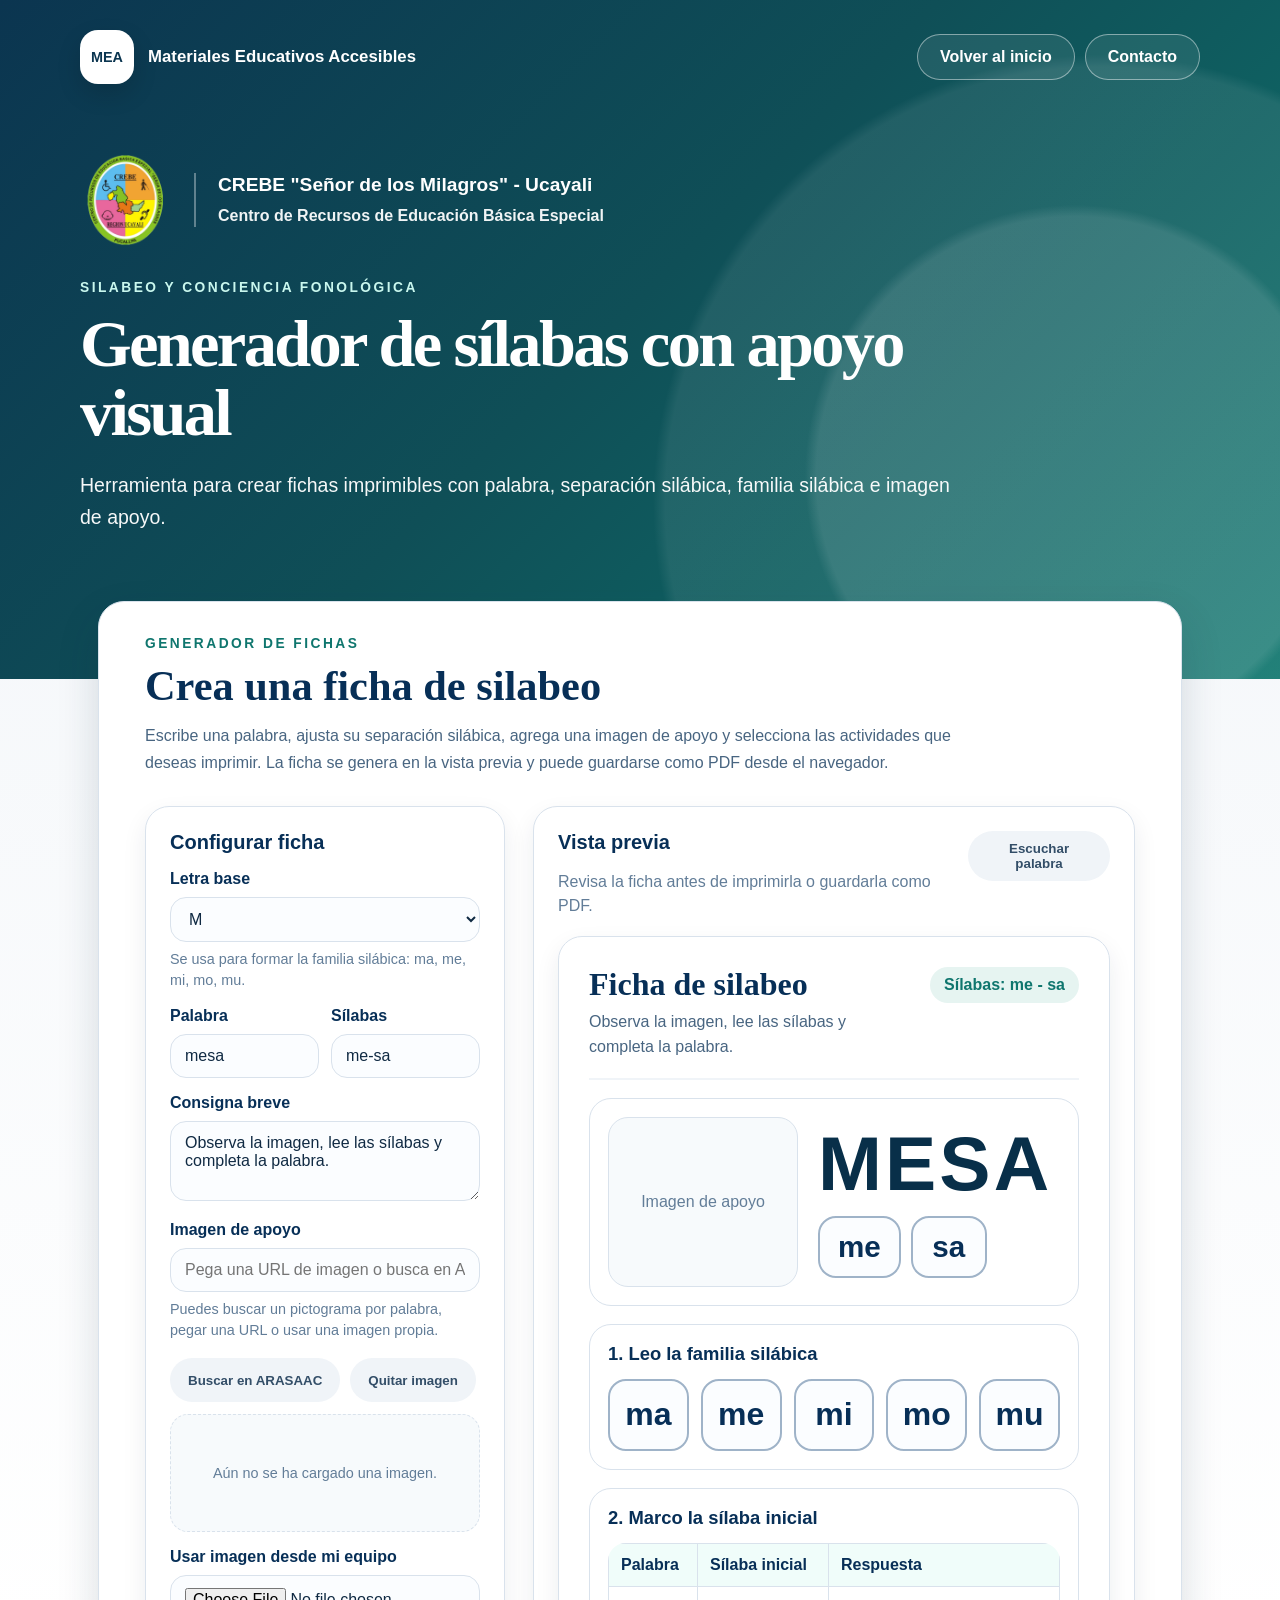
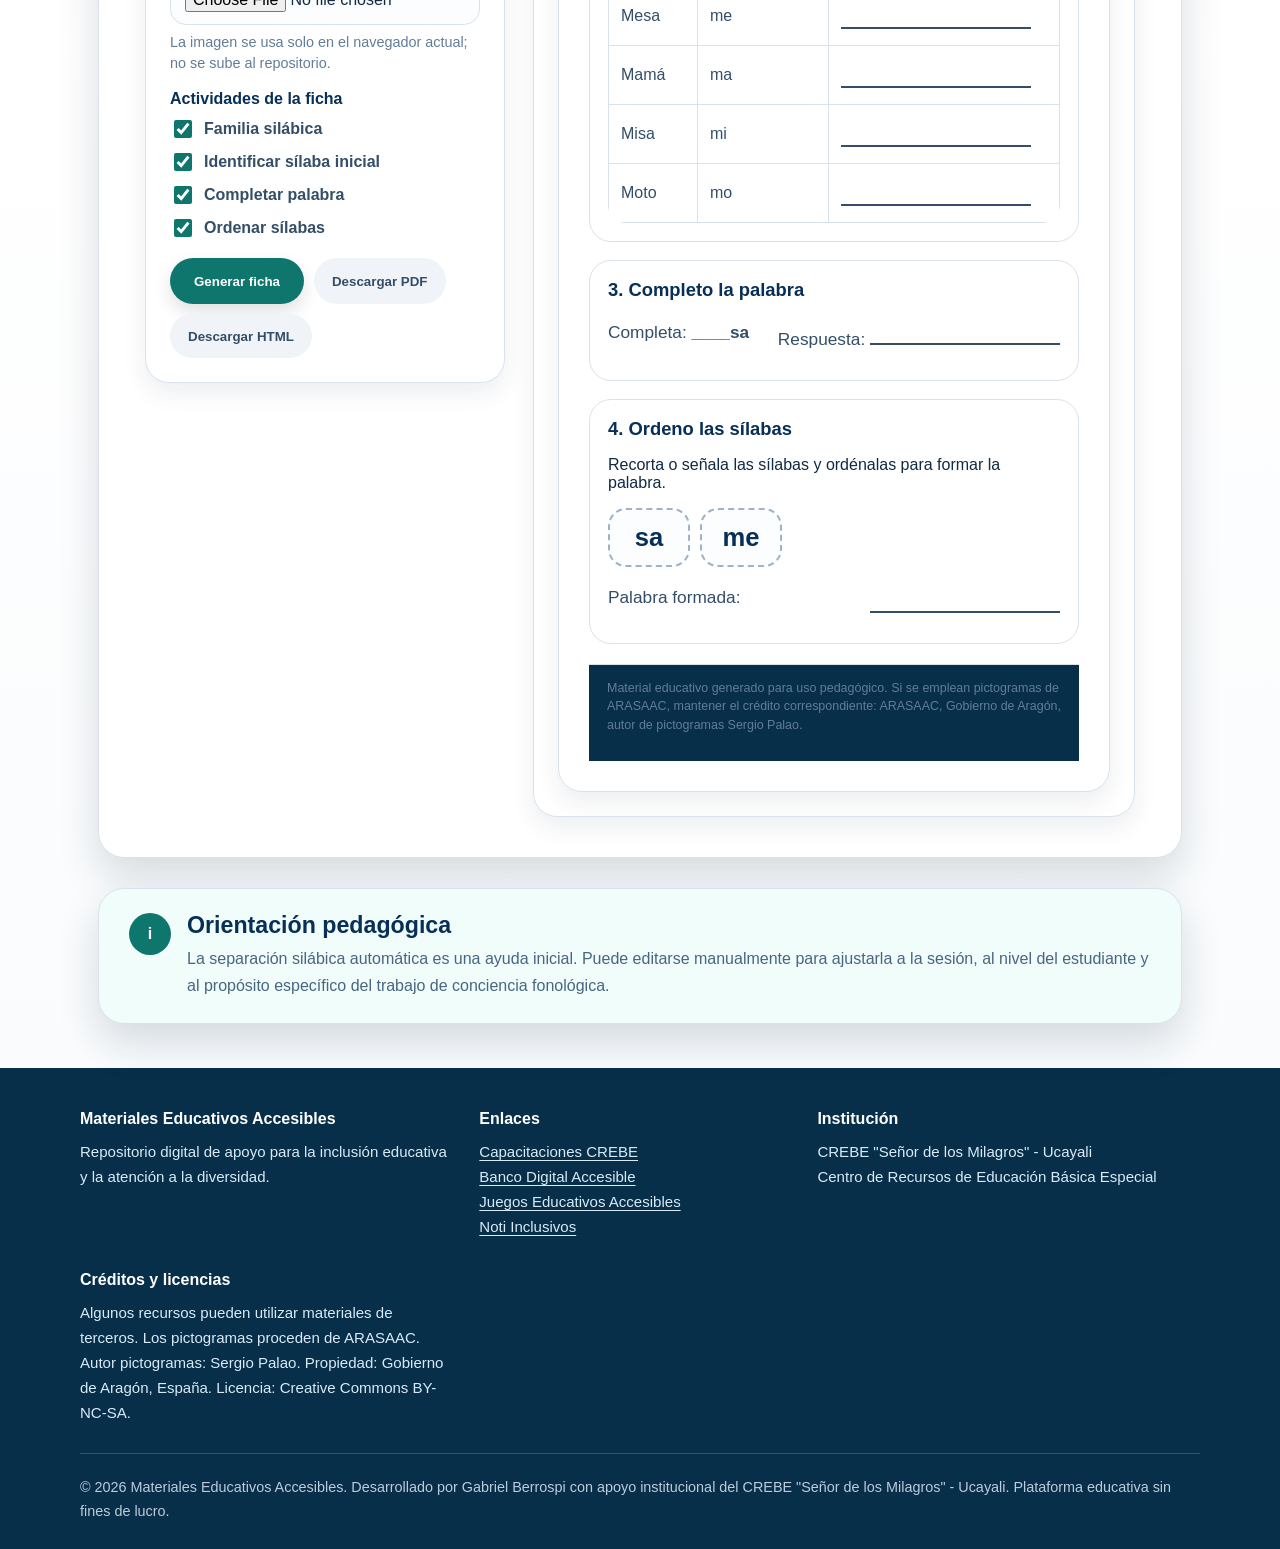
<file: conciencia-fonologica.html>
<!doctype html>
<html lang="es">
<head>
  <meta charset="utf-8">
  <meta name="viewport" content="width=device-width, initial-scale=1">
  <meta name="description" content="Generador de fichas de silabeo con apoyo visual para trabajar conciencia fonológica inicial.">
  <title>Generador de sílabas con apoyo visual</title>
  <link rel="stylesheet" href="estilos.css?v=8">
  <style>
    main.generador-main{max-width:1120px}.panel-generador{background:var(--blanco);border:1px solid var(--gris-300);border-radius:26px;box-shadow:var(--sombra);padding:34px 46px 40px}.texto-panel-silabas{max-width:820px;margin:14px 0 0;color:var(--gris-600);line-height:1.65;font-size:1rem}.app-silabas{display:grid;grid-template-columns:360px 1fr;gap:28px;align-items:start;margin-top:30px}.configuracion-silabas,.vista-silabas{background:#fff;border:1px solid var(--gris-300);border-radius:24px;box-shadow:0 10px 24px rgba(16,42,67,.08)}.configuracion-silabas{padding:24px;position:sticky;top:18px}.configuracion-silabas h3,.vista-silabas h3{margin:0 0 16px;color:#072f57;font-size:1.25rem}.grupo-formulario{margin-bottom:16px}.grupo-formulario label,.grupo-opciones p{display:block;margin:0 0 9px;color:#072f57;font-weight:900}.grupo-formulario input,.grupo-formulario textarea,.grupo-formulario select{width:100%;border:1px solid var(--gris-300);border-radius:16px;padding:12px 14px;background:#fbfdff;color:var(--gris-900);font:inherit;outline:0}.grupo-formulario textarea{min-height:80px;resize:vertical}.grupo-formulario input:focus,.grupo-formulario textarea:focus,.grupo-formulario select:focus{border-color:var(--verde-700);box-shadow:0 0 0 4px rgba(15,118,110,.13)}.fila-formulario{display:grid;grid-template-columns:1fr 1fr;gap:12px}.nota-campo{display:block;margin-top:7px;color:var(--gris-500);font-size:.9rem;line-height:1.45}.opciones-ficha{display:grid;gap:9px;margin-top:8px}.opcion-ficha{display:flex;align-items:center;gap:9px;color:var(--gris-700);font-weight:700;line-height:1.35}.opcion-ficha input{width:auto;min-width:18px;min-height:18px;accent-color:var(--verde-700)}.miniatura-imagen{margin-top:12px;min-height:118px;display:grid;place-items:center;border:1px dashed var(--gris-300);border-radius:18px;background:#f7fafc;color:var(--gris-500);text-align:center;padding:12px;font-size:.9rem}.miniatura-imagen img{max-width:100%;max-height:150px;object-fit:contain}.mensaje-arasaac{display:none;margin-top:10px;padding:10px 12px;border-radius:16px;background:var(--verde-50);color:var(--verde-800);font-size:.9rem;line-height:1.45}.mensaje-arasaac.visible{display:block}.botones-generador{display:flex;flex-wrap:wrap;gap:10px;margin-top:18px}.boton-secundario{display:inline-flex;align-items:center;justify-content:center;min-height:44px;padding:10px 18px;border:0;border-radius:999px;background:var(--gris-100);color:var(--gris-700);font-family:inherit;font-weight:900;cursor:pointer;text-decoration:none}.boton-secundario:hover{background:#d9e2ec}.boton-primario{border:0;cursor:pointer;font-family:inherit;text-decoration:none}.vista-silabas{padding:24px;overflow:auto}.vista-cabecera{display:flex;justify-content:space-between;align-items:flex-start;gap:18px;margin-bottom:18px}.vista-cabecera p{margin:6px 0 0;color:var(--gris-500);line-height:1.5}.hoja-ficha{width:min(794px,100%);margin:0 auto;background:#fff;border:1px solid var(--gris-300);border-radius:24px;padding:30px;box-shadow:0 10px 24px rgba(16,42,67,.08)}.cabecera-ficha{display:flex;justify-content:space-between;gap:18px;align-items:flex-start;padding-bottom:18px;margin-bottom:18px;border-bottom:2px solid var(--gris-100)}.cabecera-ficha h2{margin:0;color:#072f57;font-family:Georgia,"Times New Roman",serif;font-size:2rem;line-height:1.1}.cabecera-ficha p{margin:8px 0 0;color:var(--gris-600);line-height:1.55}.etiqueta-ficha{display:inline-flex;align-items:center;justify-content:center;padding:9px 14px;border-radius:999px;background:var(--verde-100);color:var(--verde-700);font-weight:900;white-space:nowrap}.bloque-ficha{border:1px solid var(--gris-300);border-radius:22px;padding:18px;margin-bottom:18px;break-inside:avoid;background:#fff}.bloque-ficha h3{margin:0 0 14px;color:#072f57;font-size:1.15rem}.presentacion-palabra{display:grid;grid-template-columns:190px 1fr;gap:20px;align-items:center}.imagen-ficha{min-height:170px;border:1px solid var(--gris-300);border-radius:20px;background:#f7fafc;display:grid;place-items:center;padding:14px;overflow:hidden;color:var(--gris-500);text-align:center}.imagen-ficha img{max-width:100%;max-height:190px;object-fit:contain}.palabra-principal{margin:0 0 14px;color:#082f49;font-size:clamp(2.7rem,7vw,4.8rem);line-height:1;font-weight:900;letter-spacing:.04em;text-transform:uppercase}.silabas-principales{display:flex;flex-wrap:wrap;gap:10px}.chip-silaba,.casilla-silaba,.caja-recorte{display:inline-flex;align-items:center;justify-content:center;border:2px solid #9fb3c8;border-radius:18px;background:#fbfdff;color:#072f57;font-weight:900}.chip-silaba{min-width:76px;padding:12px 18px;font-size:1.85rem}.silabario{display:grid;grid-template-columns:repeat(5,1fr);gap:12px}.casilla-silaba{min-height:72px;font-size:2rem}.tabla-actividad{width:100%;border-collapse:collapse;overflow:hidden;border-radius:18px}.tabla-actividad th,.tabla-actividad td{border:1px solid var(--gris-300);padding:12px;text-align:left;vertical-align:middle;color:var(--gris-700)}.tabla-actividad th{background:var(--verde-50);color:#072f57;font-weight:900}.linea-respuesta{display:inline-block;min-width:190px;height:30px;border-bottom:2px solid var(--gris-700)}.actividad-linea{display:grid;grid-template-columns:1fr auto;gap:12px;align-items:center;margin:12px 0;color:var(--gris-700);font-size:1.08rem}.cajas-recorte{display:flex;flex-wrap:wrap;gap:10px;margin:12px 0 16px}.caja-recorte{min-width:82px;padding:13px 18px;font-size:1.6rem;border-style:dashed}.pie-ficha{margin-top:20px;padding-top:14px;border-top:1px solid var(--gris-300);color:var(--gris-500);font-size:.78rem;line-height:1.5}.oculto{display:none!important}@media(max-width:980px){.app-silabas{grid-template-columns:1fr}.configuracion-silabas{position:static}}@media(max-width:700px){.panel-generador{padding:26px 20px 30px}.fila-formulario,.presentacion-palabra{grid-template-columns:1fr}.vista-cabecera,.cabecera-ficha{flex-direction:column}.silabario{grid-template-columns:repeat(2,1fr)}.actividad-linea{grid-template-columns:1fr}.linea-respuesta{min-width:100%}}@media print{body{background:#fff}.salto-contenido,.cabecera,.configuracion-silabas,.vista-cabecera,footer,.seccion-aviso{display:none!important}main.generador-main{margin:0;padding:0;max-width:none}.panel-generador,.vista-silabas,.hoja-ficha{border:0;box-shadow:none;border-radius:0;padding:0}.app-silabas{display:block;margin:0}.hoja-ficha{width:100%;padding:16mm}}
  </style>
</head>
<body>
  <a class="salto-contenido" href="#contenido-principal">Ir al contenido</a>

  <header class="cabecera">
    <nav class="navegacion" aria-label="Navegación principal">
      <a class="marca" href="https://crebeucayali.weebly.com/" aria-label="Ir a la plataforma principal">
        <span class="marca-icono" aria-hidden="true">MEA</span>
        <span>Materiales Educativos Accesibles</span>
      </a>
      <div style="display:flex;gap:10px;flex-wrap:wrap;justify-content:flex-end;">
        <a class="enlace-cabecera" href="index.html">Volver al inicio</a>
        <a class="enlace-cabecera" href="contacto.html">Contacto</a>
      </div>
    </nav>

    <div class="portada">
      <div class="bloque-institucional" aria-label="Identidad institucional">
        <img class="logo-crebe" src="logo-crebe.png" alt="Logo del CREBE Señor de los Milagros - Ucayali">
        <div class="texto-institucional">
          <p class="nombre-institucional">CREBE "Señor de los Milagros" - Ucayali</p>
          <p class="detalle-institucional">Centro de Recursos de Educación Básica Especial</p>
        </div>
      </div>
      <p class="etiqueta">Silabeo y conciencia fonológica</p>
      <h1>Generador de sílabas con apoyo visual</h1>
      <p class="subtitulo">Herramienta para crear fichas imprimibles con palabra, separación silábica, familia silábica e imagen de apoyo.</p>
    </div>
  </header>

  <main id="contenido-principal" class="generador-main">
    <section class="panel-generador" aria-labelledby="titulo-generador">
      <div class="panel-encabezado">
        <div>
          <p class="sobretitulo">Generador de fichas</p>
          <h2 id="titulo-generador">Crea una ficha de silabeo</h2>
          <p class="texto-panel-silabas">Escribe una palabra, ajusta su separación silábica, agrega una imagen de apoyo y selecciona las actividades que deseas imprimir. La ficha se genera en la vista previa y puede guardarse como PDF desde el navegador.</p>
        </div>
      </div>

      <div class="app-silabas">
        <aside class="configuracion-silabas" aria-label="Configuración de la ficha">
          <h3>Configurar ficha</h3>
          <div class="grupo-formulario">
            <label for="letraBase">Letra base</label>
            <select id="letraBase">
              <option value="m">M</option><option value="p">P</option><option value="l">L</option><option value="s">S</option><option value="t">T</option><option value="n">N</option><option value="d">D</option><option value="f">F</option><option value="b">B</option><option value="r">R</option><option value="c">C</option><option value="g">G</option><option value="j">J</option><option value="ñ">Ñ</option><option value="ch">CH</option><option value="ll">LL</option>
            </select>
            <span class="nota-campo">Se usa para formar la familia silábica: ma, me, mi, mo, mu.</span>
          </div>
          <div class="fila-formulario">
            <div class="grupo-formulario"><label for="palabra">Palabra</label><input id="palabra" type="text" value="mesa" autocomplete="off"></div>
            <div class="grupo-formulario"><label for="silabas">Sílabas</label><input id="silabas" type="text" value="me-sa" autocomplete="off"></div>
          </div>
          <div class="grupo-formulario"><label for="consigna">Consigna breve</label><textarea id="consigna">Observa la imagen, lee las sílabas y completa la palabra.</textarea></div>
          <div class="grupo-formulario">
            <label for="imagenUrl">Imagen de apoyo</label>
            <input id="imagenUrl" type="url" placeholder="Pega una URL de imagen o busca en ARASAAC">
            <span class="nota-campo">Puedes buscar un pictograma por palabra, pegar una URL o usar una imagen propia.</span>
            <div class="botones-generador">
              <button type="button" class="boton-secundario" id="buscarArasaac">Buscar en ARASAAC</button>
              <button type="button" class="boton-secundario" id="quitarImagen">Quitar imagen</button>
            </div>
            <div class="miniatura-imagen" id="miniatura">Aún no se ha cargado una imagen.</div>
            <div class="mensaje-arasaac" id="mensajeArasaac"></div>
          </div>
          <div class="grupo-formulario">
            <label for="archivoImagen">Usar imagen desde mi equipo</label>
            <input id="archivoImagen" type="file" accept="image/*">
            <span class="nota-campo">La imagen se usa solo en el navegador actual; no se sube al repositorio.</span>
          </div>
          <div class="grupo-opciones">
            <p>Actividades de la ficha</p>
            <div class="opciones-ficha">
              <label class="opcion-ficha"><input type="checkbox" id="actFamilia" checked> Familia silábica</label>
              <label class="opcion-ficha"><input type="checkbox" id="actInicial" checked> Identificar sílaba inicial</label>
              <label class="opcion-ficha"><input type="checkbox" id="actCompletar" checked> Completar palabra</label>
              <label class="opcion-ficha"><input type="checkbox" id="actOrdenar" checked> Ordenar sílabas</label>
            </div>
          </div>
          <div class="botones-generador">
            <button type="button" class="boton-primario" id="generar">Generar ficha</button>
            <button type="button" class="boton-secundario" id="imprimir">Descargar PDF</button>
            <button type="button" class="boton-secundario" id="descargarHtml">Descargar HTML</button>
          </div>
        </aside>

        <section class="vista-silabas" aria-label="Vista previa de la ficha">
          <div class="vista-cabecera"><div><h3>Vista previa</h3><p>Revisa la ficha antes de imprimirla o guardarla como PDF.</p></div><button type="button" class="boton-secundario" id="pronunciar">Escuchar palabra</button></div>
          <article class="hoja-ficha" id="hojaFicha">
            <div class="cabecera-ficha"><div><h2>Ficha de silabeo</h2><p id="textoConsigna">Observa la imagen, lee las sílabas y completa la palabra.</p></div><div class="etiqueta-ficha" id="etiquetaSilabas">Sílabas: me - sa</div></div>
            <section class="bloque-ficha presentacion-palabra"><div class="imagen-ficha" id="imagenFicha"><span>Imagen de apoyo</span></div><div><p class="palabra-principal" id="palabraGrande">MESA</p><div class="silabas-principales" id="silabasGrandes"><span class="chip-silaba">me</span><span class="chip-silaba">sa</span></div></div></section>
            <section class="bloque-ficha" id="bloqueFamilia"><h3>1. Leo la familia silábica</h3><div class="silabario" id="silabario"></div></section>
            <section class="bloque-ficha" id="bloqueInicial"><h3>2. Marco la sílaba inicial</h3><table class="tabla-actividad"><thead><tr><th>Palabra</th><th>Sílaba inicial</th><th>Respuesta</th></tr></thead><tbody id="tablaInicial"></tbody></table></section>
            <section class="bloque-ficha" id="bloqueCompletar"><h3>3. Completo la palabra</h3><div id="completarPalabra"></div></section>
            <section class="bloque-ficha" id="bloqueOrdenar"><h3>4. Ordeno las sílabas</h3><p>Recorta o señala las sílabas y ordénalas para formar la palabra.</p><div class="cajas-recorte" id="ordenarSilabas"></div><div class="actividad-linea"><span>Palabra formada:</span><span class="linea-respuesta"></span></div></section>
            <footer class="pie-ficha">Material educativo generado para uso pedagógico. Si se emplean pictogramas de ARASAAC, mantener el crédito correspondiente: ARASAAC, Gobierno de Aragón, autor de pictogramas Sergio Palao.</footer>
          </article>
        </section>
      </div>
    </section>

    <section class="seccion-aviso" aria-labelledby="titulo-aviso">
      <aside class="aviso-pedagogico"><div class="aviso-icono" aria-hidden="true">i</div><div><h2 id="titulo-aviso">Orientación pedagógica</h2><p>La separación silábica automática es una ayuda inicial. Puede editarse manualmente para ajustarla a la sesión, al nivel del estudiante y al propósito específico del trabajo de conciencia fonológica.</p></div></aside>
    </section>
  </main>

  <footer>
    <div class="footer-contenido">
      <div class="footer-bloque"><h2>Materiales Educativos Accesibles</h2><p>Repositorio digital de apoyo para la inclusión educativa y la atención a la diversidad.</p></div>
      <div class="footer-bloque"><h2>Enlaces</h2><p><a href="https://gabriel-lsp.github.io/capacitaciones-crebe-ucayali/">Capacitaciones CREBE</a><br><a href="https://gabriel-lsp.github.io/banco-digital-accesible/">Banco Digital Accesible</a><br><a href="https://gabriel-lsp.github.io/juegos-interactivos-accesibles/">Juegos Educativos Accesibles</a><br><a href="https://gabriel-lsp.github.io/banco-digital-accesible/noti-inclusivos/">Noti Inclusivos</a></p></div>
      <div class="footer-bloque"><h2>Institución</h2><p>CREBE "Señor de los Milagros" - Ucayali<br>Centro de Recursos de Educación Básica Especial</p></div>
      <div class="footer-bloque"><h2>Créditos y licencias</h2><p>Algunos recursos pueden utilizar materiales de terceros. Los pictogramas proceden de ARASAAC. Autor pictogramas: Sergio Palao. Propiedad: Gobierno de Aragón, España. Licencia: Creative Commons BY-NC-SA.</p></div>
    </div>
    <div class="footer-final"><p>© 2026 Materiales Educativos Accesibles. Desarrollado por Gabriel Berrospi con apoyo institucional del CREBE "Señor de los Milagros" - Ucayali. Plataforma educativa sin fines de lucro.</p></div>
  </footer>

  <script src="conciencia-fonologica.js?v=1" defer></script>
</body>
</html>
</file>
<file: estilos.css>
:root{
  --azul-900:#082f49;
  --azul-800:#0b3f5c;
  --azul-700:#114e60;
  --verde-900:#064e3b;
  --verde-800:#0b4f4a;
  --verde-700:#0f766e;
  --verde-100:#e6f4f1;
  --verde-50:#f0fdfa;
  --blanco:#ffffff;
  --gris-900:#102a43;
  --gris-700:#334e68;
  --gris-600:#486581;
  --gris-500:#627d98;
  --gris-300:#d9e2ec;
  --gris-100:#f0f4f8;
  --amarillo-100:#fff4d6;
  --amarillo-700:#8a5a00;
  --sombra:0 18px 42px rgba(16,42,67,.16);
}

*{box-sizing:border-box;}
html{scroll-behavior:smooth;}
body{margin:0;font-family:Arial, Helvetica, sans-serif;background:linear-gradient(180deg,#f0f4f8 0%,#ffffff 52%,#f7fafc 100%);color:var(--gris-900);}
a{color:inherit;}
.salto-contenido{position:absolute;left:-999px;top:12px;background:var(--gris-900);color:var(--blanco);padding:10px 14px;border-radius:10px;z-index:50;}
.salto-contenido:focus{left:12px;}

.cabecera{position:relative;overflow:hidden;background:radial-gradient(circle at 84% 70%,rgba(255,255,255,.11) 0 22%,transparent 23%),radial-gradient(circle at 86% 74%,rgba(255,255,255,.08) 0 36%,transparent 37%),linear-gradient(135deg,#0b3550 0%,#0f4f57 48%,#0f766e 100%);color:var(--blanco);padding:30px 18px 145px;}
.cabecera::after{display:none;content:none;}
.navegacion{max-width:1120px;margin:0 auto;display:flex;align-items:center;justify-content:space-between;gap:20px;flex-wrap:wrap;}
.marca{display:inline-flex;align-items:center;gap:14px;color:var(--blanco);text-decoration:none;font-weight:900;font-size:1.05rem;letter-spacing:0;}
.marca-icono{width:54px;height:54px;border-radius:18px;display:inline-flex;align-items:center;justify-content:center;background:var(--blanco);color:#0b3550;font-weight:900;font-size:.9rem;box-shadow:0 10px 24px rgba(0,0,0,.14);}
.enlaces-cabecera{display:flex;align-items:center;justify-content:flex-end;flex-wrap:wrap;gap:12px;}
.enlace-cabecera{display:inline-flex;align-items:center;justify-content:center;min-height:46px;padding:10px 22px;border:1px solid rgba(255,255,255,.45);border-radius:999px;color:var(--blanco);text-decoration:none;font-size:1rem;font-weight:800;background:rgba(255,255,255,.08);}
.enlace-cabecera:hover{color:var(--blanco);background:rgba(255,255,255,.16);}
.cabecera .enlace-cabecera[href="https://crebe-ucayali.github.io/"]:not(:first-child){display:none;}
.cabecera .enlace-cabecera[href*="accesos-complementarios/contacto.html"]{font-size:0;}
.cabecera .enlace-cabecera[href*="accesos-complementarios/contacto.html"]::after{content:"Contacto Institucional";font-size:1rem;}

.portada{max-width:1120px;margin:70px auto 0;}
.bloque-institucional{display:flex;align-items:center;gap:22px;margin-bottom:34px;max-width:none;}
.logo-crebe{width:92px;max-width:92px;height:92px;max-height:92px;object-fit:contain;}
.texto-institucional{border-left:2px solid rgba(255,255,255,.35);padding-left:22px;}
.nombre-institucional{margin:0 0 8px;color:var(--blanco);font-size:1.2rem;font-weight:900;line-height:1.25;}
.detalle-institucional{margin:0;color:rgba(255,255,255,.94);font-size:1rem;font-weight:700;line-height:1.4;}
.etiqueta,.etiqueta-superior,.sobretitulo,.seccion-etiqueta{margin:0 0 14px;font-size:.86rem;font-weight:900;letter-spacing:.18em;text-transform:uppercase;}
.etiqueta,.etiqueta-superior{color:#c9f7ee;}
.sobretitulo,.seccion-etiqueta{color:var(--verde-700);}
.portada h1{max-width:900px;margin:0 0 22px;color:var(--blanco);font-family:Georgia, "Times New Roman", serif;font-size:clamp(2.5rem,5.8vw,4.15rem);line-height:1.04;letter-spacing:-.04em;}
.titulo-portada-enlace{color:inherit;text-decoration:none;}
.subtitulo{max-width:880px;margin:0;color:rgba(255,255,255,.96);font-size:1.22rem;line-height:1.65;}

main{max-width:1120px;margin:-78px auto 0;padding:0 18px 44px;position:relative;z-index:2;}
.panel-busqueda,.panel-presentacion,.aviso-pedagogico{background:var(--blanco);border:1px solid var(--gris-300);border-radius:26px;box-shadow:var(--sombra);}
.panel-busqueda{padding:34px 46px 40px;}
.panel-busqueda .panel-encabezado{display:block;margin-bottom:30px;}
.panel-encabezado{display:flex;align-items:flex-start;justify-content:space-between;gap:24px;margin-bottom:30px;}
.sobretitulo{margin:0 0 12px;color:var(--verde-700);font-size:.86rem;font-weight:900;letter-spacing:.18em;text-transform:uppercase;}
.panel-encabezado h2,.panel-presentacion h2,.aviso-pedagogico h2{margin:0;color:#072f57;font-family:Georgia, "Times New Roman", serif;font-size:clamp(1.9rem,3.6vw,2.65rem);line-height:1.1;}
.texto-panel{max-width:860px;margin:14px 0 0;color:var(--gris-600);line-height:1.65;font-size:1rem;}
.texto-panel-materiales{max-width:760px;margin:14px 0 0;color:#486581;line-height:1.65;font-size:1rem;}
.contador{display:inline-flex;align-items:center;justify-content:center;margin:4px 0 0;padding:10px 18px;border-radius:999px;background:var(--verde-100);color:var(--verde-700);font-weight:900;}
.herramientas{display:grid;grid-template-columns:1.2fr .8fr;gap:28px;margin-top:10px;}
.grupo-busqueda label,.grupo-filtros p{display:block;margin:0 0 10px;color:#072f57;font-weight:900;}
.campo-busqueda{display:flex;align-items:center;gap:12px;border:1px solid var(--gris-300);border-radius:16px;padding:0 16px;min-height:56px;background:#fbfdff;color:var(--gris-600);}
.campo-busqueda input{width:100%;border:0;outline:0;background:transparent;font-size:1rem;color:var(--gris-900);}
.ayuda{margin:8px 0 0;color:var(--gris-500);font-size:.92rem;}
.filtros{display:flex;flex-wrap:wrap;gap:10px;}
.filtro,.boton,.boton-mas{border:0;cursor:pointer;font-family:inherit;}
.filtro{padding:10px 14px;border-radius:999px;background:var(--gris-100);color:var(--gris-700);font-weight:800;}
.filtro.activo,.filtro:hover{background:var(--verde-700);color:var(--blanco);}
.catalogo{margin-top:28px;}
.lista-tarjetas{display:grid;grid-template-columns:repeat(3,1fr);gap:18px;}
.tarjeta{background:var(--blanco);border:1px solid var(--gris-300);border-radius:24px;padding:22px;box-shadow:0 10px 24px rgba(16,42,67,.08);}
.tarjeta h3{margin:0 0 8px;color:#072f57;}
.tarjeta p{margin:0;color:var(--gris-600);line-height:1.55;}
.grid-materiales{display:grid;grid-template-columns:repeat(3,1fr);gap:18px;margin-top:28px;}
.tarjeta-material{background:#ffffff;border:1px solid #d9e2ec;border-radius:24px;padding:22px;min-height:250px;display:flex;flex-direction:column;justify-content:space-between;box-shadow:0 10px 22px rgba(16,42,67,.06);}
.tarjeta-material.disponible{background:linear-gradient(180deg,#ffffff 0%,#eef9f6 100%);border-color:rgba(15,118,110,.35);}
.material-icono{width:56px;height:56px;border-radius:18px;background:#e6f4f1;color:#0f766e;display:flex;align-items:center;justify-content:center;font-weight:900;font-size:1rem;margin-bottom:16px;}
.tarjeta-material h3{margin:0 0 10px;color:#0b2f4a;font-size:1.15rem;line-height:1.25;}
.tarjeta-material p{margin:0;color:#486581;line-height:1.58;font-size:.96rem;}
.tarjeta-pie{margin-top:22px;display:flex;justify-content:space-between;align-items:center;gap:10px;flex-wrap:wrap;}
.estado-material{display:inline-block;padding:8px 12px;border-radius:999px;font-size:.82rem;font-weight:800;}
.estado-material.disponible{background:#d9f2ec;color:#0f766e;}
.estado-material.construccion{background:#fff4d6;color:#8a5a00;}
.enlace-material{display:inline-block;text-decoration:none;background:#0f766e;color:#ffffff;padding:9px 16px;border-radius:999px;font-weight:800;font-size:.9rem;}
.enlace-material:hover{background:#0b4f4a;color:#ffffff;}
.contenedor-boton-mas{display:flex;justify-content:center;margin-top:28px;}
.boton-mas,.boton-primario{display:inline-flex;align-items:center;justify-content:center;min-height:46px;padding:11px 24px;border-radius:999px;background:var(--verde-700);color:var(--blanco);font-weight:900;box-shadow:0 8px 18px rgba(0,0,0,.12);}
.boton-mas:hover,.boton-primario:hover{background:var(--verde-800);}
.estado-vacio,.mensaje-error{margin-top:28px;padding:28px;border-radius:24px;text-align:center;background:var(--blanco);border:1px solid var(--gris-300);}
.estado-vacio-simbolo{margin:0 0 8px;font-size:3rem;color:var(--verde-700);}

.seccion-presentacion,.seccion-aviso{margin-top:30px;}
.panel-presentacion{padding:30px 38px;display:grid;grid-template-columns:.85fr 1.15fr;gap:26px;align-items:center;}
.panel-presentacion p:last-child{margin:0;color:var(--gris-600);font-size:1rem;line-height:1.7;}
.aviso-pedagogico{display:flex;align-items:flex-start;gap:16px;padding:24px 30px;background:var(--verde-50);}
.aviso-icono{width:42px;height:42px;border-radius:50%;background:var(--verde-700);color:var(--blanco);display:flex;align-items:center;justify-content:center;flex:0 0 auto;font-weight:900;}
.aviso-pedagogico h2{font-size:1.45rem;font-family:Arial, Helvetica, sans-serif;}
.aviso-pedagogico p{margin:8px 0 0;color:var(--gris-600);line-height:1.65;}
.solo-lectores{position:absolute;width:1px;height:1px;padding:0;margin:-1px;overflow:hidden;clip:rect(0,0,0,0);white-space:nowrap;border:0;}
textarea,input[type="text"],input:not([type]){position:relative;z-index:50;pointer-events:auto;user-select:text;-webkit-user-select:text;cursor:text;}

footer{background:#082f49;color:var(--blanco);padding:42px 18px 26px;}
.footer-contenido{max-width:1120px;margin:0 auto;display:grid;grid-template-columns:1.2fr 1fr 1.25fr;gap:32px;}
.footer-bloque h2{margin:0 0 12px;font-size:1rem;color:var(--blanco);}
.footer-bloque p{margin:0;color:#d9eaf7;line-height:1.65;font-size:.94rem;}
.footer-bloque a{color:#d9eaf7;text-decoration:underline;text-underline-offset:3px;}
.footer-bloque a:hover{text-decoration:underline;}
.footer-bloque a[href*="accesos-complementarios/contacto.html"]{font-size:0;}
.footer-bloque a[href*="accesos-complementarios/contacto.html"]::after{content:"Contacto Institucional";font-size:.94rem;}
.footer-marca{display:flex;align-items:flex-start;gap:16px;}
.footer-logo{width:72px;max-width:72px;height:auto;object-fit:contain;display:block;flex-shrink:0;}
.footer-final{max-width:1120px;margin:28px auto 0;padding-top:22px;border-top:1px solid rgba(255,255,255,.18);}
.footer-final p{margin:0;color:#bcccdc;text-align:left;line-height:1.6;font-size:.9rem;}

@media (max-width:900px){
  .herramientas,.panel-presentacion,.footer-contenido{grid-template-columns:1fr;}
  .lista-tarjetas{grid-template-columns:repeat(2,1fr);}
  .grid-materiales{grid-template-columns:repeat(2,1fr);}
  .footer-marca{align-items:center;}
}
@media (max-width:700px){
  .cabecera{padding:26px 18px 116px;}
  .navegacion{align-items:flex-start;flex-direction:column;}
  .enlaces-cabecera{display:flex;width:100%;justify-content:flex-start;align-items:center;gap:8px;flex-wrap:wrap;}
  .enlace-cabecera{width:auto;min-width:0;min-height:38px;padding:8px 12px;font-size:.84rem;line-height:1.1;text-align:center;white-space:nowrap;border-radius:999px;}
  .cabecera .enlace-cabecera[href*="accesos-complementarios/contacto.html"]::after{font-size:.84rem;}
  .portada{margin-top:54px;}
  .bloque-institucional{align-items:center;gap:16px;margin-bottom:28px;}
  .logo-crebe{width:80px;max-width:80px;height:80px;max-height:80px;}
  .texto-institucional{padding-left:16px;}
  .nombre-institucional{font-size:1rem;}
  .detalle-institucional{font-size:.9rem;}
  main{max-width:1120px;margin-top:-78px;padding:0 14px 34px;}
  .panel-busqueda,.panel-presentacion,.aviso-pedagogico{padding:26px 20px 30px;}
  .panel-encabezado{flex-direction:column;}
  .lista-tarjetas{grid-template-columns:1fr;}
  .grid-materiales{grid-template-columns:1fr;}
  .tarjeta-pie{flex-direction:column;align-items:flex-start;}
  .enlace-material{width:100%;text-align:center;}
  .seccion-rutinas input,.seccion-rutinas textarea,.rutinas input,.rutinas textarea{pointer-events:auto;user-select:text;-webkit-user-select:text;cursor:text;position:relative;z-index:10;}
  .seccion-rutinas,.rutinas{pointer-events:auto;}
}
</file>
